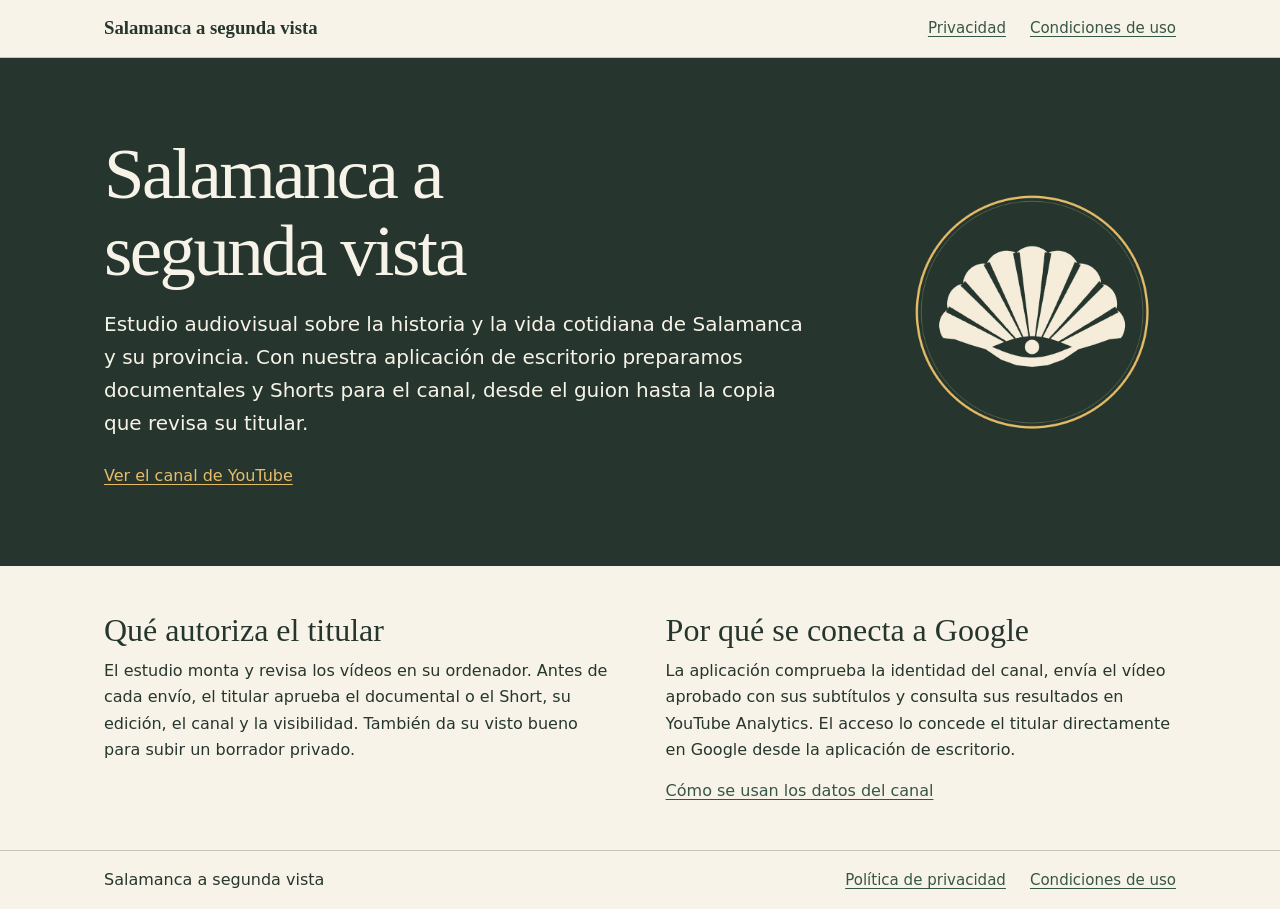
<file: salamanca-a-segunda-vista/index.html>
<!doctype html>
<html lang="es">
<head>
  <meta charset="utf-8">
  <meta name="viewport" content="width=device-width, initial-scale=1">
  <meta name="description" content="Aplicación del estudio audiovisual Salamanca a segunda vista para revisar documentales y Shorts, publicarlos con autorización del titular y consultar sus estadísticas.">
  <title>Salamanca a segunda vista · Estudio audiovisual</title>
  <link rel="icon" href="marca.png">
  <link rel="stylesheet" href="estilo.css">
</head>
<body>
  <a class="salto" href="#contenido">Saltar al contenido</a>
  <header>
    <div class="contenedor barra">
      <a class="firma" href="index.html" aria-current="page">Salamanca a segunda vista</a>
      <nav aria-label="Información de la aplicación"><a href="privacidad.html">Privacidad</a><a href="condiciones.html">Condiciones de uso</a></nav>
    </div>
  </header>
  <main id="contenido">
    <section class="portada" aria-labelledby="nombre">
      <div class="contenedor presentacion">
        <div>
          <h1 id="nombre">Salamanca a segunda vista</h1>
          <p class="entrada">Estudio audiovisual sobre la historia y la vida cotidiana de Salamanca y su provincia. Con nuestra aplicación de escritorio preparamos documentales y Shorts para el canal, desde el guion hasta la copia que revisa su titular.</p>
          <a href="https://www.youtube.com/@salamancaasegundavista">Ver el canal de YouTube</a>
        </div>
        <img src="marca.png" width="800" height="800" alt="">
      </div>
    </section>
    <div class="contenedor fichas">
      <section>
        <h2>Qué autoriza el titular</h2>
        <p>El estudio monta y revisa los vídeos en su ordenador. Antes de cada envío, el titular aprueba el documental o el Short, su edición, el canal y la visibilidad. También da su visto bueno para subir un borrador privado.</p>
      </section>
      <section>
        <h2>Por qué se conecta a Google</h2>
        <p>La aplicación comprueba la identidad del canal, envía el vídeo aprobado con sus subtítulos y consulta sus resultados en YouTube Analytics. El acceso lo concede el titular directamente en Google desde la aplicación de escritorio.</p>
        <a href="privacidad.html">Cómo se usan los datos del canal</a>
      </section>
    </div>
  </main>
  <footer>
    <div class="contenedor barra"><p>Salamanca a segunda vista</p><nav aria-label="Documentos del estudio"><a href="privacidad.html">Política de privacidad</a><a href="condiciones.html">Condiciones de uso</a></nav></div>
  </footer>
</body>
</html>
</file>
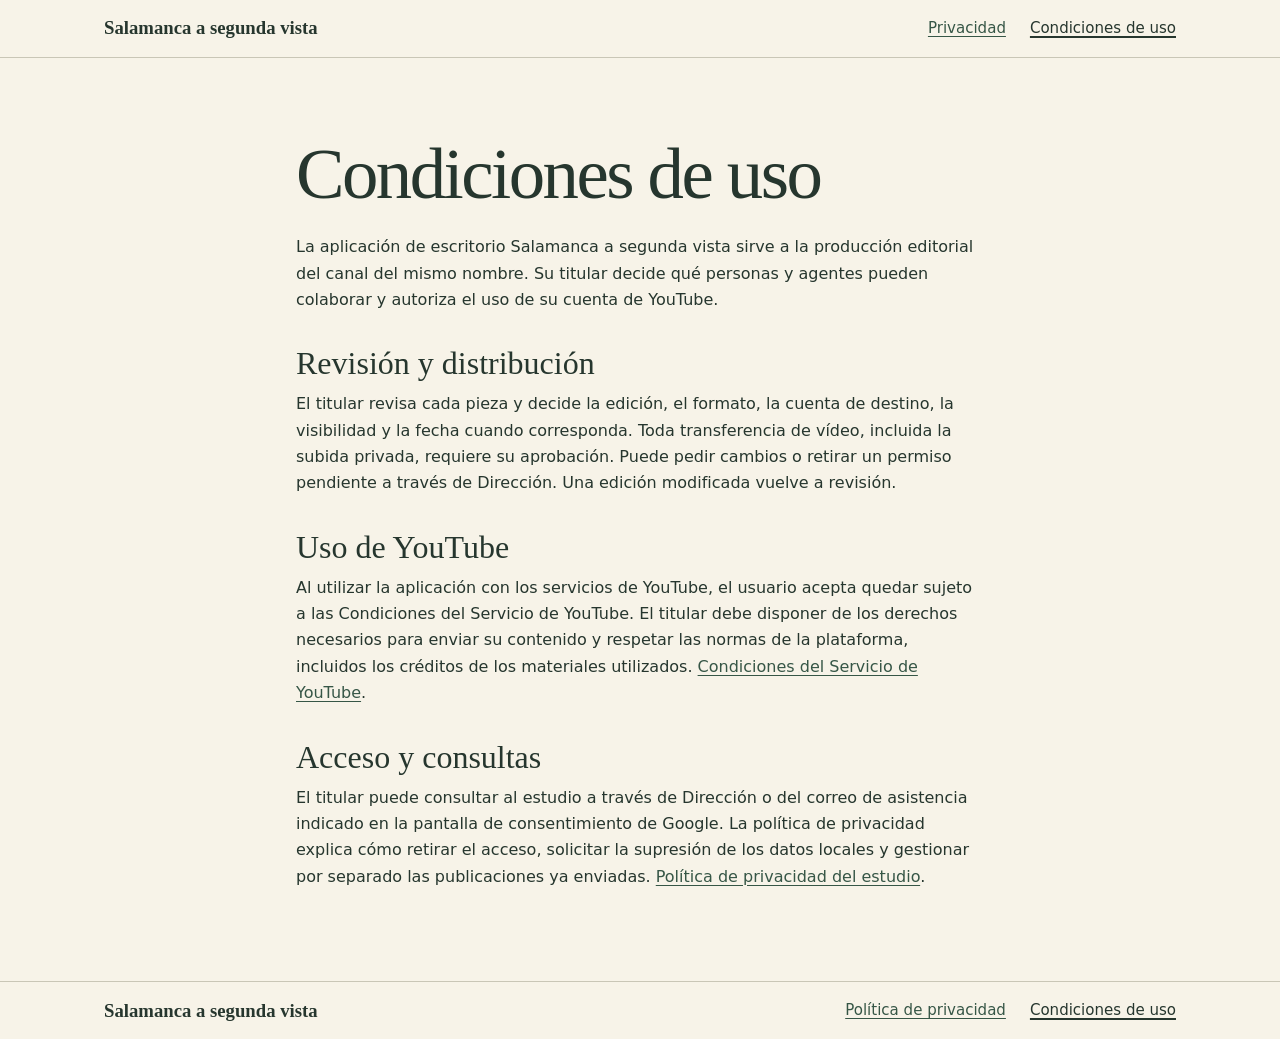
<file: salamanca-a-segunda-vista/condiciones.html>
<!doctype html>
<html lang="es">
<head>
  <meta charset="utf-8">
  <meta name="viewport" content="width=device-width, initial-scale=1">
  <meta name="description" content="Condiciones de uso de la aplicación editorial Salamanca a segunda vista y de su integración con YouTube.">
  <title>Condiciones de uso · Salamanca a segunda vista</title>
  <link rel="icon" href="marca.png">
  <link rel="stylesheet" href="estilo.css">
</head>
<body>
  <a class="salto" href="#contenido">Saltar al contenido</a>
  <header><div class="contenedor barra"><a class="firma" href="index.html">Salamanca a segunda vista</a><nav aria-label="Información de la aplicación"><a href="privacidad.html">Privacidad</a><a href="condiciones.html" aria-current="page">Condiciones de uso</a></nav></div></header>
  <main class="articulo" id="contenido">
    <h1>Condiciones de uso</h1>
    <p>La aplicación de escritorio Salamanca a segunda vista sirve a la producción editorial del canal del mismo nombre. Su titular decide qué personas y agentes pueden colaborar y autoriza el uso de su cuenta de YouTube.</p>
    <h2>Revisión y distribución</h2>
    <p>El titular revisa cada pieza y decide la edición, el formato, la cuenta de destino, la visibilidad y la fecha cuando corresponda. Toda transferencia de vídeo, incluida la subida privada, requiere su aprobación. Puede pedir cambios o retirar un permiso pendiente a través de Dirección. Una edición modificada vuelve a revisión.</p>
    <h2>Uso de YouTube</h2>
    <p>Al utilizar la aplicación con los servicios de YouTube, el usuario acepta quedar sujeto a las Condiciones del Servicio de YouTube. El titular debe disponer de los derechos necesarios para enviar su contenido y respetar las normas de la plataforma, incluidos los créditos de los materiales utilizados. <a href="https://www.youtube.com/t/terms">Condiciones del Servicio de YouTube</a>.</p>
    <h2>Acceso y consultas</h2>
    <p>El titular puede consultar al estudio a través de Dirección o del correo de asistencia indicado en la pantalla de consentimiento de Google. La política de privacidad explica cómo retirar el acceso, solicitar la supresión de los datos locales y gestionar por separado las publicaciones ya enviadas. <a href="privacidad.html">Política de privacidad del estudio</a>.</p>
  </main>
  <footer><div class="contenedor barra"><a class="firma" href="index.html">Salamanca a segunda vista</a><nav aria-label="Documentos del estudio"><a href="privacidad.html">Política de privacidad</a><a href="condiciones.html" aria-current="page">Condiciones de uso</a></nav></div></footer>
</body>
</html>
</file>
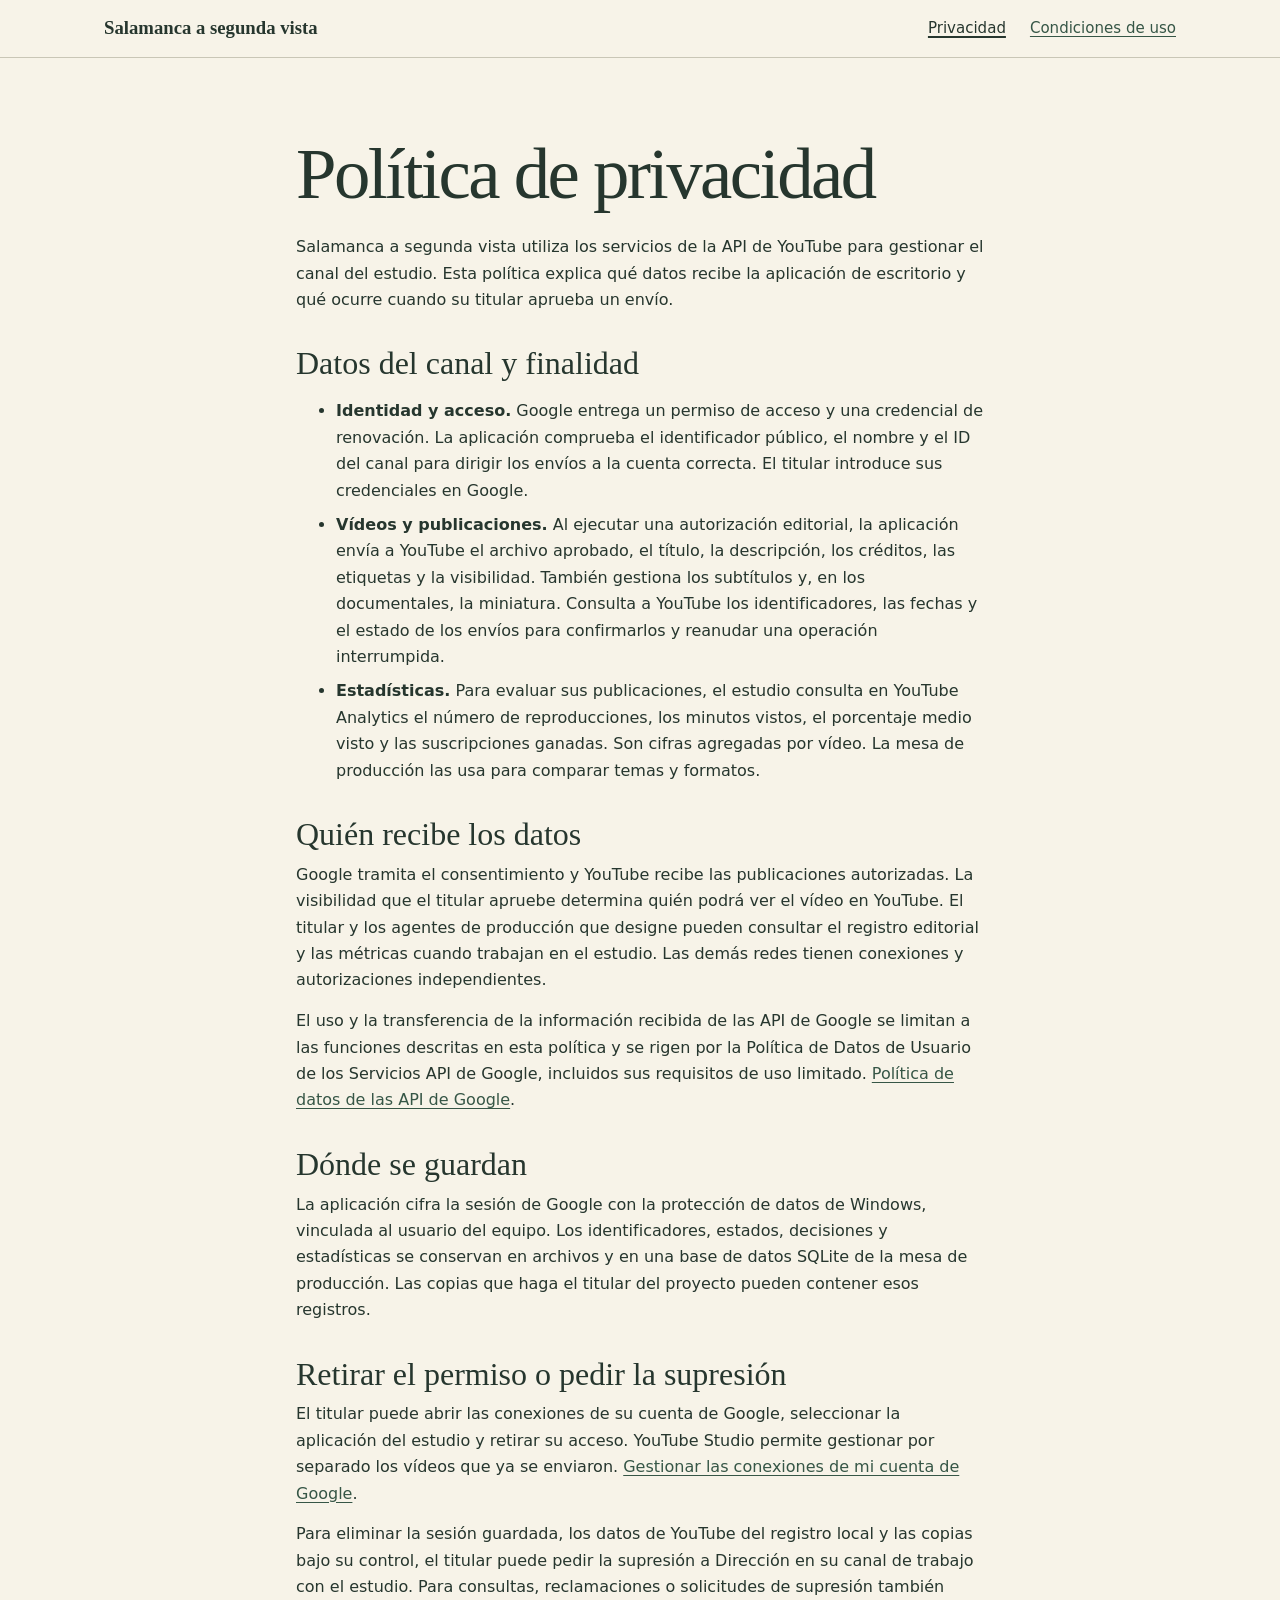
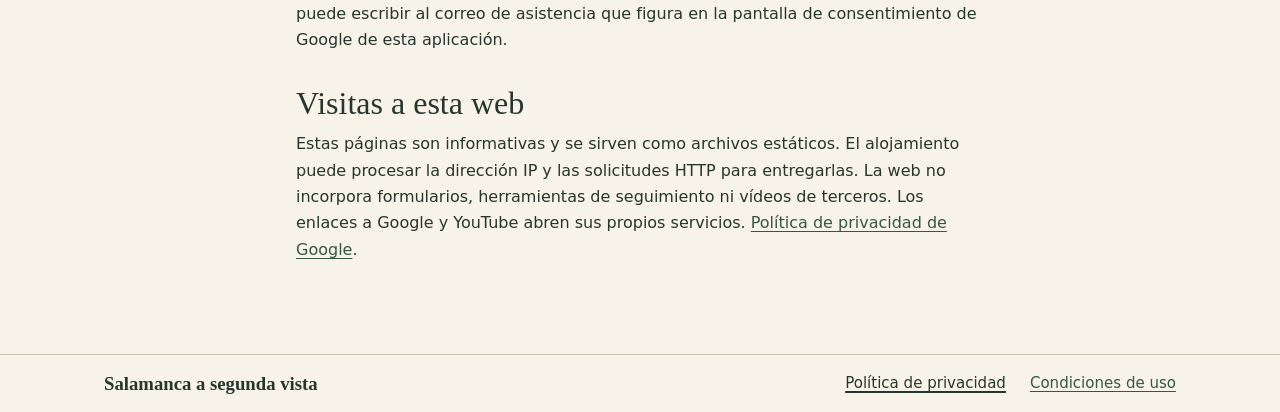
<file: salamanca-a-segunda-vista/privacidad.html>
<!doctype html>
<html lang="es">
<head>
  <meta charset="utf-8">
  <meta name="viewport" content="width=device-width, initial-scale=1">
  <meta name="description" content="Datos de YouTube que utiliza Salamanca a segunda vista, dónde los guarda y cómo retirar el acceso de la aplicación.">
  <title>Política de privacidad · Salamanca a segunda vista</title>
  <link rel="icon" href="marca.png">
  <link rel="stylesheet" href="estilo.css">
</head>
<body>
  <a class="salto" href="#contenido">Saltar al contenido</a>
  <header><div class="contenedor barra"><a class="firma" href="index.html">Salamanca a segunda vista</a><nav aria-label="Información de la aplicación"><a href="privacidad.html" aria-current="page">Privacidad</a><a href="condiciones.html">Condiciones de uso</a></nav></div></header>
  <main class="articulo" id="contenido">
    <h1>Política de privacidad</h1>
    <p>Salamanca a segunda vista utiliza los servicios de la API de YouTube para gestionar el canal del estudio. Esta política explica qué datos recibe la aplicación de escritorio y qué ocurre cuando su titular aprueba un envío.</p>
    <h2>Datos del canal y finalidad</h2>
    <ul>
      <li><strong>Identidad y acceso.</strong> Google entrega un permiso de acceso y una credencial de renovación. La aplicación comprueba el identificador público, el nombre y el ID del canal para dirigir los envíos a la cuenta correcta. El titular introduce sus credenciales en Google.</li>
      <li><strong>Vídeos y publicaciones.</strong> Al ejecutar una autorización editorial, la aplicación envía a YouTube el archivo aprobado, el título, la descripción, los créditos, las etiquetas y la visibilidad. También gestiona los subtítulos y, en los documentales, la miniatura. Consulta a YouTube los identificadores, las fechas y el estado de los envíos para confirmarlos y reanudar una operación interrumpida.</li>
      <li><strong>Estadísticas.</strong> Para evaluar sus publicaciones, el estudio consulta en YouTube Analytics el número de reproducciones, los minutos vistos, el porcentaje medio visto y las suscripciones ganadas. Son cifras agregadas por vídeo. La mesa de producción las usa para comparar temas y formatos.</li>
    </ul>
    <h2>Quién recibe los datos</h2>
    <p>Google tramita el consentimiento y YouTube recibe las publicaciones autorizadas. La visibilidad que el titular apruebe determina quién podrá ver el vídeo en YouTube. El titular y los agentes de producción que designe pueden consultar el registro editorial y las métricas cuando trabajan en el estudio. Las demás redes tienen conexiones y autorizaciones independientes.</p>
    <p>El uso y la transferencia de la información recibida de las API de Google se limitan a las funciones descritas en esta política y se rigen por la Política de Datos de Usuario de los Servicios API de Google, incluidos sus requisitos de uso limitado. <a href="https://developers.google.com/terms/api-services-user-data-policy">Política de datos de las API de Google</a>.</p>
    <h2>Dónde se guardan</h2>
    <p>La aplicación cifra la sesión de Google con la protección de datos de Windows, vinculada al usuario del equipo. Los identificadores, estados, decisiones y estadísticas se conservan en archivos y en una base de datos SQLite de la mesa de producción. Las copias que haga el titular del proyecto pueden contener esos registros.</p>
    <h2>Retirar el permiso o pedir la supresión</h2>
    <p>El titular puede abrir las conexiones de su cuenta de Google, seleccionar la aplicación del estudio y retirar su acceso. YouTube Studio permite gestionar por separado los vídeos que ya se enviaron. <a href="https://myaccount.google.com/connections">Gestionar las conexiones de mi cuenta de Google</a>.</p>
    <p>Para eliminar la sesión guardada, los datos de YouTube del registro local y las copias bajo su control, el titular puede pedir la supresión a Dirección en su canal de trabajo con el estudio. Para consultas, reclamaciones o solicitudes de supresión también puede escribir al correo de asistencia que figura en la pantalla de consentimiento de Google de esta aplicación.</p>
    <h2>Visitas a esta web</h2>
    <p>Estas páginas son informativas y se sirven como archivos estáticos. El alojamiento puede procesar la dirección IP y las solicitudes HTTP para entregarlas. La web no incorpora formularios, herramientas de seguimiento ni vídeos de terceros. Los enlaces a Google y YouTube abren sus propios servicios. <a href="https://policies.google.com/privacy?hl=es">Política de privacidad de Google</a>.</p>
  </main>
  <footer><div class="contenedor barra"><a class="firma" href="index.html">Salamanca a segunda vista</a><nav aria-label="Documentos del estudio"><a href="privacidad.html" aria-current="page">Política de privacidad</a><a href="condiciones.html">Condiciones de uso</a></nav></div></footer>
</body>
</html>
</file>
<file: salamanca-a-segunda-vista/estilo.css>
:root {
  color-scheme: light;
  --piedra: #f7f3e8;
  --tinta: #26362e;
  --hoja: #365646;
  --oro: #e7bc69;
  --borde: #c9c6b6;
  font-family: system-ui, sans-serif;
  line-height: 1.65;
  color: var(--tinta);
  background: var(--piedra);
}
* { box-sizing: border-box; }
body { margin: 0; }
.contenedor { width: min(100% - 3rem, 67rem); margin-inline: auto; }
a { color: var(--hoja); text-underline-offset: .2em; }
a:focus-visible { outline: 3px solid #b3710d; outline-offset: 4px; }
.salto { position: absolute; transform: translateY(-160%); background: white; padding: .5rem; }
.salto:focus { transform: none; }
header, footer { padding-block: 1rem; }
header { border-bottom: 1px solid var(--borde); }
.barra, nav { display: flex; flex-wrap: wrap; align-items: center; gap: .55rem 1.5rem; }
.barra { justify-content: space-between; }
.firma { color: inherit; font: 600 1.17rem Georgia, serif; text-decoration: none; }
nav { font-size: .94rem; }
[aria-current="page"] { color: var(--tinta); text-decoration-thickness: .14em; }
.portada { background: var(--tinta); color: var(--piedra); }
.presentacion {
  display: grid;
  grid-template-columns: minmax(0, 1fr) clamp(9rem, 25vw, 18rem);
  align-items: center;
  gap: clamp(2rem, 6vw, 6rem);
  padding-block: clamp(3rem, 6vw, 5.5rem);
}
.presentacion img { width: 100%; height: auto; display: block; }
.portada a { color: var(--oro); }
.entrada { margin: 1.2rem 0 1.45rem; max-width: 35em; font-size: clamp(1.05rem, 2vw, 1.25rem); }
h1, h2 { font-family: Georgia, "Times New Roman", serif; font-weight: 500; text-wrap: balance; }
h1 { margin: 0; font-size: clamp(2.5rem, 5.8vw, 4.55rem); line-height: 1.06; letter-spacing: -.035em; }
h2 { font-size: clamp(1.45rem, 3vw, 2rem); margin: 0 0 .45rem; line-height: 1.16; }
.fichas { display: grid; grid-template-columns: 1fr 1fr; gap: 1.8rem 3.2rem; padding-block: 2.85rem; }
.fichas p, .articulo p { margin: .55rem 0 .9rem; }
.articulo { margin-inline: auto; width: min(100% - 3rem, 43rem); padding-block: clamp(2.8rem, 6vw, 5rem); }
.articulo h1 { margin-bottom: 1.4rem; }
.articulo h2 { margin-top: 2rem; }
.articulo li + li { margin-top: .5rem; }
footer { border-top: 1px solid var(--borde); }
footer p { margin: 0; }
@media (max-width: 42rem) {
  .contenedor, .articulo { width: calc(100% - 2rem); }
  .presentacion { grid-template-columns: 1fr; gap: 1rem; }
  .presentacion img { grid-row: 1; width: 5.75rem; }
  .fichas { grid-template-columns: 1fr; padding-block: 2rem; }
}
</file>
